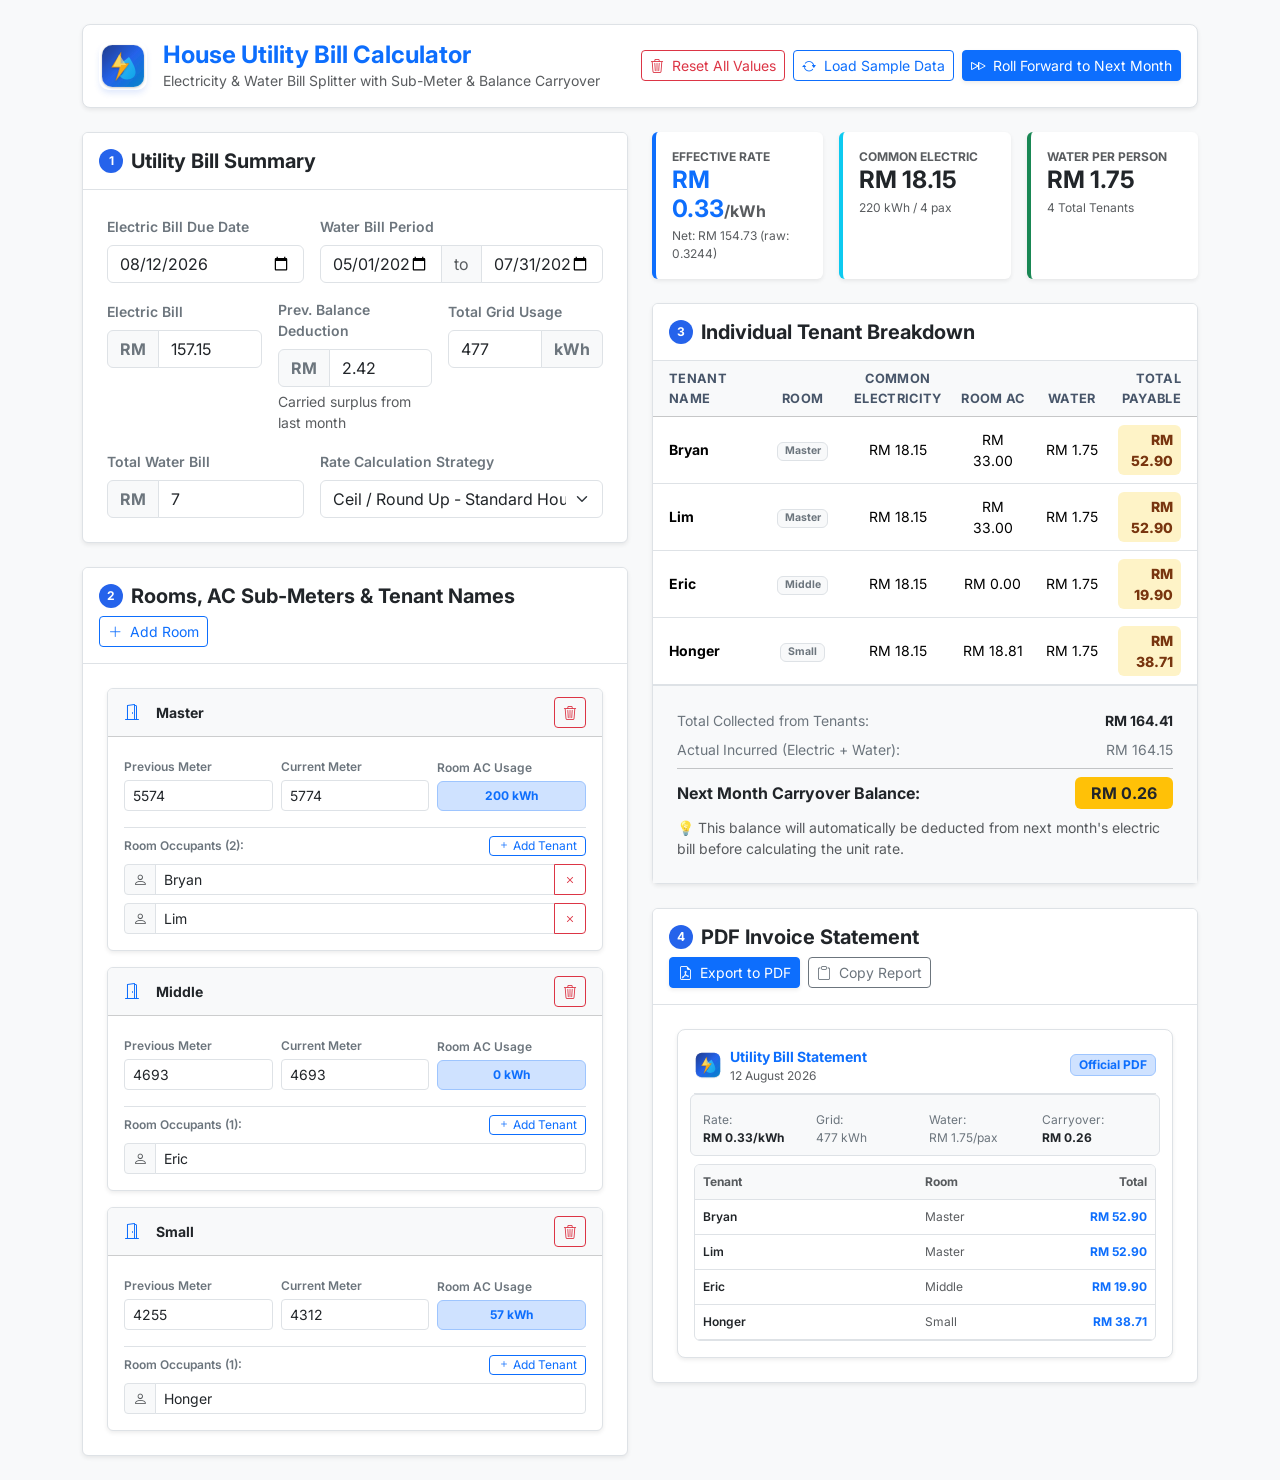
<file: public/index.html>
<!DOCTYPE html>
<html lang="en">
<head>
  <meta charset="UTF-8" />
  <meta name="viewport" content="width=device-width, initial-scale=1.0" />
  <title>House Utility Bill Calculator | Electricity & Water</title>
  
  <!-- Fonts -->
  <link rel="preconnect" href="https://fonts.googleapis.com" />
  <link rel="preconnect" href="https://fonts.gstatic.com" crossorigin />
  <link href="https://fonts.googleapis.com/css2?family=Inter:wght@400;500;600;700;800&family=JetBrains+Mono:wght@500;700&display=swap" rel="stylesheet" />
  
  <!-- Icons -->
  <link rel="icon" type="image/svg+xml" href="favicon.svg" />
  <link rel="apple-touch-icon" href="favicon.svg" />
  <link rel="stylesheet" href="https://cdn.jsdelivr.net/npm/bootstrap-icons@1.11.3/font/bootstrap-icons.min.css" />

  <!-- Bootstrap 5 CSS CDN -->
  <link href="https://cdn.jsdelivr.net/npm/bootstrap@5.3.3/dist/css/bootstrap.min.css" rel="stylesheet" integrity="sha384-QWTKZyjpPEjISv5WaRU9OFeRpok6YctnYmDr5pNlyT2bRjXh0JMhjY6hW+ALEwIH" crossorigin="anonymous" />
  
  <!-- Custom Overrides & Enhancements -->
  <link rel="stylesheet" href="styles.css" />
</head>
<body class="bg-light">
  <div class="container py-4">
    <!-- Header -->
    <header class="navbar navbar-expand-lg bg-white rounded-3 shadow-sm p-3 mb-4 border d-flex flex-wrap justify-content-between align-items-center gap-3">
      <div class="d-flex align-items-center gap-3">
        <img src="favicon.svg" alt="Utility Calculator Logo" class="brand-logo-img" width="48" height="48" />
        <div>
          <h1 class="h4 mb-0 fw-bold text-primary">House Utility Bill Calculator</h1>
          <p class="text-muted small mb-0">Electricity & Water Bill Splitter with Sub-Meter & Balance Carryover</p>
        </div>
      </div>
      <div class="d-flex flex-wrap gap-2">
        <button id="btnResetAll" class="btn btn-outline-danger btn-sm" title="Reset all input fields to blank">
          <i class="bi bi-trash3 me-1"></i> Reset All Values
        </button>
        <button id="btnLoadSample" class="btn btn-outline-primary btn-sm" title="Load sample bill data for preview and testing">
          <i class="bi bi-arrow-repeat me-1"></i> Load Sample Data
        </button>
        <button id="btnRollForward" class="btn btn-primary btn-sm shadow-sm" title="Use current ending balance & readings for next month">
          <i class="bi bi-fast-forward me-1"></i> Roll Forward to Next Month
        </button>
      </div>
    </header>

    <!-- Main Grid Layout -->
    <main class="row g-4">
      <!-- Left Column: Inputs -->
      <section class="col-lg-6 col-12 d-flex flex-column gap-4">
        <!-- 1. Utility Invoices Card -->
        <div class="card shadow-sm border">
          <div class="card-header bg-white py-3 border-bottom d-flex align-items-center">
            <h2 class="h5 mb-0 fw-bold text-dark d-flex align-items-center">
              <span class="step-badge me-2">1</span> Utility Bill Summary
            </h2>
          </div>
          <div class="card-body p-4">
            <div class="row g-3 mb-3">
              <div class="col-md-5 col-12">
                <label for="electricDate" class="form-label fw-semibold small text-secondary">Electric Bill Due Date</label>
                <input type="date" id="electricDate" class="form-control" />
              </div>
              <div class="col-md-7 col-12">
                <label class="form-label fw-semibold small text-secondary">Water Bill Period</label>
                <div class="input-group">
                  <input type="date" id="waterStartDate" class="form-control" />
                  <span class="input-group-text bg-light text-muted small">to</span>
                  <input type="date" id="waterEndDate" class="form-control" />
                </div>
              </div>
            </div>

            <div class="row g-3 mb-3">
              <div class="col-md-4 col-sm-6 col-12">
                <label for="electricAmount" class="form-label fw-semibold small text-secondary">Electric Bill</label>
                <div class="input-group">
                  <span class="input-group-text bg-light fw-bold text-secondary">RM</span>
                  <input type="number" step="0.01" id="electricAmount" class="form-control" placeholder="0.00" />
                </div>
              </div>
              <div class="col-md-4 col-sm-6 col-12">
                <label for="prevBalance" class="form-label fw-semibold small text-secondary">Prev. Balance Deduction</label>
                <div class="input-group">
                  <span class="input-group-text bg-light fw-bold text-secondary">RM</span>
                  <input type="number" step="0.01" id="prevBalance" class="form-control" placeholder="0.00" />
                </div>
                <div class="form-text small text-muted">Carried surplus from last month</div>
              </div>
              <div class="col-md-4 col-sm-12 col-12">
                <label for="totalKwh" class="form-label fw-semibold small text-secondary">Total Grid Usage</label>
                <div class="input-group">
                  <input type="number" step="0.1" id="totalKwh" class="form-control" placeholder="0" />
                  <span class="input-group-text bg-light fw-bold text-secondary">kWh</span>
                </div>
              </div>
            </div>

            <div class="row g-3">
              <div class="col-md-5 col-12">
                <label for="waterAmount" class="form-label fw-semibold small text-secondary">Total Water Bill</label>
                <div class="input-group">
                  <span class="input-group-text bg-light fw-bold text-secondary">RM</span>
                  <input type="number" step="0.01" id="waterAmount" class="form-control" placeholder="0.00" />
                </div>
              </div>
              <div class="col-md-7 col-12">
                <label for="rateMode" class="form-label fw-semibold small text-secondary">Rate Calculation Strategy</label>
                <select id="rateMode" class="form-select">
                  <option value="ceil" selected>Ceil / Round Up - Standard House Rule</option>
                  <option value="manual">Manual Fixed Rate</option>
                </select>
              </div>
            </div>

            <div id="manualRateGroup" class="mt-3 hidden">
              <label for="manualRate" class="form-label fw-semibold small text-secondary">Custom Electric Rate</label>
              <div class="input-group">
                <span class="input-group-text bg-light fw-bold text-secondary">RM</span>
                <input type="number" step="0.0001" id="manualRate" class="form-control" placeholder="0.00" />
                <span class="input-group-text bg-light small">/ kWh</span>
              </div>
            </div>
          </div>
        </div>

        <!-- 2. Rooms & Sub-meters Card -->
        <div class="card shadow-sm border">
          <div class="card-header bg-white py-3 border-bottom d-flex justify-content-between align-items-center flex-wrap gap-2">
            <h2 class="h5 mb-0 fw-bold text-dark d-flex align-items-center">
              <span class="step-badge me-2">2</span> Rooms, AC Sub-Meters & Tenant Names
            </h2>
            <button type="button" id="btnAddRoom" class="btn btn-outline-primary btn-sm">
              <i class="bi bi-plus-lg me-1"></i> Add Room
            </button>
          </div>
          <div class="card-body p-4">
            <div id="roomsContainer" class="d-flex flex-column gap-3">
              <!-- Dynamically rendered room cards -->
            </div>
          </div>
        </div>
      </section>

      <!-- Right Column: Live Results & Formatted Output -->
      <section class="col-lg-6 col-12 d-flex flex-column gap-4">
        <!-- Metric Summary Pills -->
        <div class="row g-3">
          <div class="col-md-4 col-sm-6 col-12">
            <div class="card border-0 shadow-sm p-3 h-100 bg-white border-start border-primary border-4">
              <span class="text-muted text-uppercase fw-bold extra-small">Effective Rate</span>
              <div class="h4 mb-0 fw-bold text-primary" id="dispUnitRate">RM 0.33<span class="fs-6 text-muted">/kWh</span></div>
              <span class="text-muted extra-small mt-1" id="dispNetElectric">Net: RM 154.73</span>
            </div>
          </div>
          <div class="col-md-4 col-sm-6 col-12">
            <div class="card border-0 shadow-sm p-3 h-100 bg-white border-start border-info border-4">
              <span class="text-muted text-uppercase fw-bold extra-small">Common Electric</span>
              <div class="h4 mb-0 fw-bold text-dark" id="dispCommonPerPerson">RM 18.15</div>
              <span class="text-muted extra-small mt-1" id="dispCommonKwh">220 kWh / 4 pax</span>
            </div>
          </div>
          <div class="col-md-4 col-sm-12 col-12">
            <div class="card border-0 shadow-sm p-3 h-100 bg-white border-start border-success border-4">
              <span class="text-muted text-uppercase fw-bold extra-small">Water Per Person</span>
              <div class="h4 mb-0 fw-bold text-dark" id="dispWaterPerPerson">RM 1.75</div>
              <span class="text-muted extra-small mt-1" id="dispTotalTenants">4 Total Tenants</span>
            </div>
          </div>
        </div>

        <!-- Tenant Breakdown Table -->
        <div class="card shadow-sm border">
          <div class="card-header bg-white py-3 border-bottom">
            <h2 class="h5 mb-0 fw-bold text-dark d-flex align-items-center">
              <span class="step-badge me-2">3</span> Individual Tenant Breakdown
            </h2>
          </div>
          <div class="card-body p-0">
            <div class="table-responsive">
              <table class="table table-hover align-middle mb-0 tenant-table">
                <colgroup>
                  <col style="width: 20%;" />
                  <col style="width: 15%;" />
                  <col style="width: 20%;" />
                  <col style="width: 15%;" />
                  <col style="width: 14%;" />
                  <col style="width: 16%;" />
                </colgroup>
                <thead class="table-light">
                  <tr>
                    <th class="ps-3 text-start">Tenant Name</th>
                    <th class="text-center">Room</th>
                    <th class="text-center">COMMON ELECTRICITY</th>
                    <th class="text-center">Room AC</th>
                    <th class="text-center">Water</th>
                    <th class="text-end pe-3">Total Payable</th>
                  </tr>
                </thead>
                <tbody id="tenantTableBody">
                  <!-- Dynamically rendered rows -->
                </tbody>
              </table>
            </div>

            <!-- Financial Reconciliation Box -->
            <div class="p-4 bg-light border-top">
              <div class="d-flex justify-content-between mb-2 small text-secondary">
                <span>Total Collected from Tenants:</span>
                <strong class="text-dark" id="dispCollected">RM 164.41</strong>
              </div>
              <div class="d-flex justify-content-between mb-2 small text-secondary">
                <span>Actual Incurred (Electric + Water):</span>
                <span id="dispActual">RM 164.15</span>
              </div>
              <hr class="my-2" />
              <div class="d-flex justify-content-between align-items-center">
                <span class="fw-bold text-dark">Next Month Carryover Balance:</span>
                <span class="badge bg-warning text-dark fs-6 px-3 py-2 fw-bold" id="dispBalance">RM 0.26</span>
              </div>
              <p class="small text-muted mb-0 mt-2">💡 This balance will automatically be deducted from next month's electric bill before calculating the unit rate.</p>
            </div>
          </div>
        </div>

        <!-- 4. Report & PDF Invoice Card -->
        <div class="card shadow-sm border">
          <div class="card-header bg-white py-3 border-bottom d-flex justify-content-between align-items-center flex-wrap gap-2">
            <h2 class="h5 mb-0 fw-bold text-dark d-flex align-items-center">
              <span class="step-badge me-2">4</span> PDF Invoice Statement
            </h2>
            <div class="d-flex gap-2">
              <button id="btnOpenPdf" class="btn btn-primary btn-sm shadow-sm" title="Open and export PDF invoice in a new tab">
                <i class="bi bi-file-earmark-pdf me-1"></i> Export to PDF
              </button>
              <button id="btnCopyReport" class="btn btn-outline-secondary btn-sm" title="Copy formatted summary report to clipboard">
                <i class="bi bi-clipboard me-1"></i> Copy Report
              </button>
            </div>
          </div>
          <div class="card-body p-4">
            <!-- PDF Live Miniature Preview Box -->
            <div class="pdf-preview-wrapper position-relative rounded-3 p-3 shadow-sm border bg-white cursor-pointer" id="pdfPreviewWrapper" title="Click to open full PDF invoice in a new page">
              <div class="pdf-hover-overlay">
                <span class="badge bg-primary fs-6 px-3 py-2 shadow"><i class="bi bi-box-arrow-up-right me-1"></i> Click to Open PDF in New Tab</span>
              </div>
              <div class="pdf-preview-doc" id="pdfPreviewDoc">
                <div class="d-flex justify-content-between align-items-center pb-2 mb-2 border-bottom">
                  <div class="d-flex align-items-center gap-2">
                    <img src="favicon.svg" alt="Logo" width="28" height="28" />
                    <div>
                      <strong class="d-block small text-primary">Utility Bill Statement</strong>
                      <span class="d-block extra-small text-muted" id="miniDocPeriod">12 August 2026</span>
                    </div>
                  </div>
                  <span class="badge bg-primary-subtle text-primary border border-primary-subtle extra-small">Official PDF</span>
                </div>
                <div class="row g-2 p-2 bg-light rounded border mb-2 extra-small text-secondary">
                  <div class="col-6 col-md-3"><span>Rate:</span> <strong class="text-dark d-block" id="miniDocRate">RM 0.33/kWh</strong></div>
                  <div class="col-6 col-md-3"><span>Grid:</span> <span class="d-block" id="miniDocGrid">477 kWh</span></div>
                  <div class="col-6 col-md-3"><span>Water:</span> <span class="d-block" id="miniDocWater">RM 1.75/pax</span></div>
                  <div class="col-6 col-md-3"><span>Carryover:</span> <strong class="text-dark d-block" id="miniDocBalance">RM 0.26</strong></div>
                </div>
                <div class="border rounded overflow-hidden">
                  <div class="d-flex bg-light fw-bold extra-small text-muted p-2 border-bottom">
                    <span class="w-50">Tenant</span>
                    <span class="w-25">Room</span>
                    <span class="w-25 text-end">Total</span>
                  </div>
                  <div id="miniTenantRows" class="small">
                    <!-- Populated dynamically -->
                  </div>
                </div>
              </div>
            </div>
          </div>
        </div>
      </section>
    </main>

    <!-- Toast Notification -->
    <div id="toast" class="toast-popup">Copied to clipboard!</div>
  </div>

  <!-- Bootstrap 5 JS Bundle CDN -->
  <script src="https://cdn.jsdelivr.net/npm/bootstrap@5.3.3/dist/js/bootstrap.bundle.min.js" integrity="sha384-YvpcrYf0tY3lHB60NNkmXc5s9fDVZLESaAA55NDzOxhy9GkcIdslK1eN7N6jIeHz" crossorigin="anonymous"></script>
  <script src="app.js"></script>
</body>
</html>
</file>
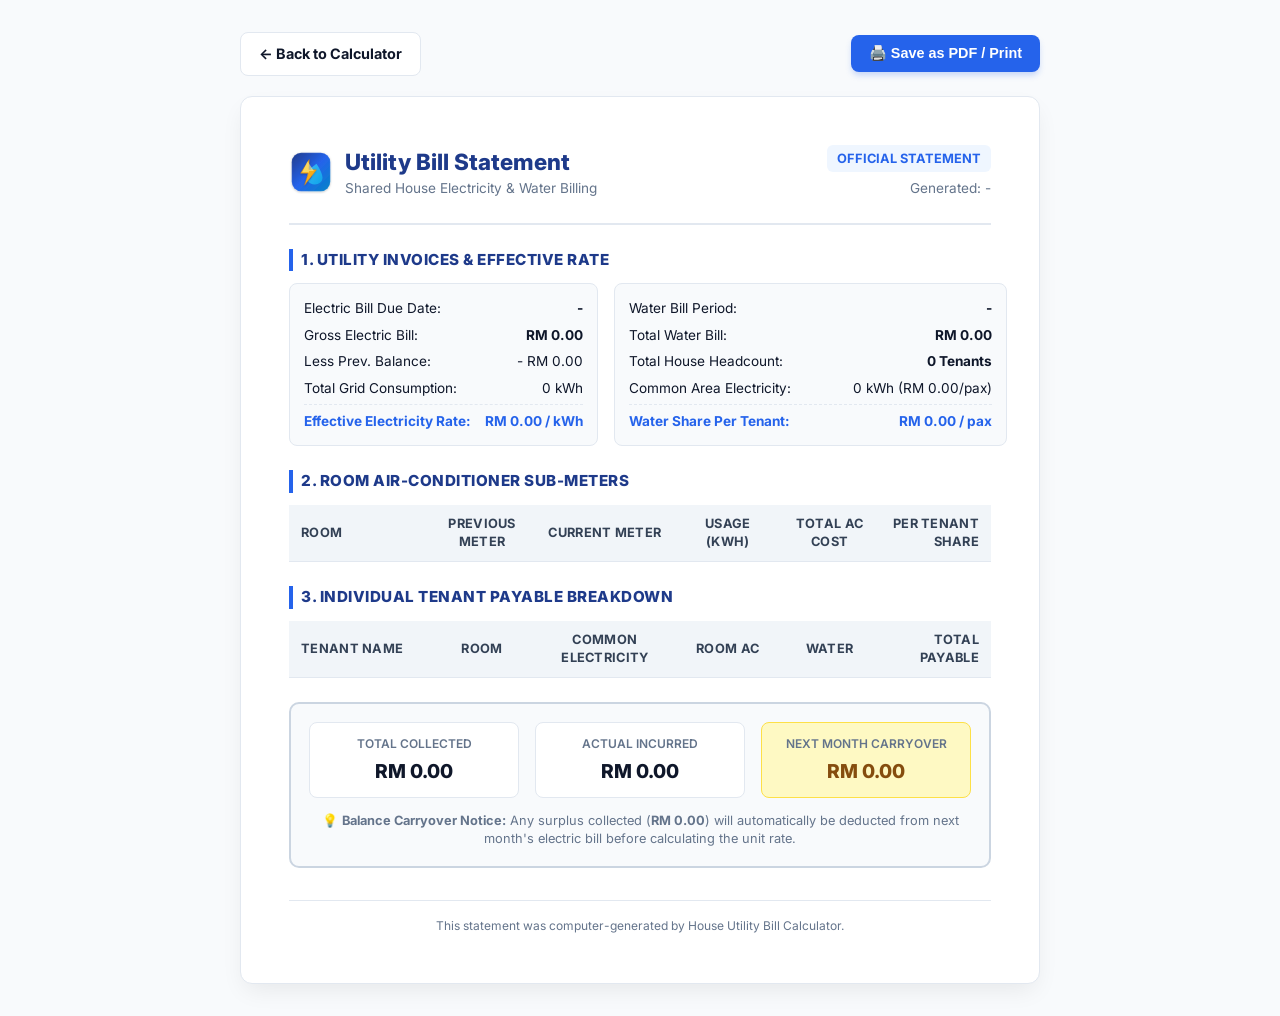
<file: public/invoice.html>
<!DOCTYPE html>
<html lang="en">
<head>
  <meta charset="UTF-8" />
  <meta name="viewport" content="width=device-width, initial-scale=1.0" />
  <title>House Utility Bill Invoice - PDF Report</title>
  <link rel="preconnect" href="https://fonts.googleapis.com" />
  <link rel="preconnect" href="https://fonts.gstatic.com" crossorigin />
  <link href="https://fonts.googleapis.com/css2?family=Inter:wght@400;500;600;700;800&family=JetBrains+Mono:wght@500;700&display=swap" rel="stylesheet" />
  <link rel="icon" type="image/svg+xml" href="favicon.svg" />
  <style>
    :root {
      --primary: #1e3a8a;
      --accent: #2563eb;
      --text: #0f172a;
      --text-muted: #64748b;
      --border: #e2e8f0;
      --bg: #f8fafc;
      --highlight: #fef08a;
    }

    * {
      box-sizing: border-box;
      margin: 0;
      padding: 0;
    }

    body {
      font-family: 'Inter', system-ui, -apple-system, sans-serif;
      background: var(--bg);
      color: var(--text);
      padding: 32px 16px;
      line-height: 1.5;
    }

    /* Print Toolbar */
    .print-toolbar {
      max-width: 800px;
      margin: 0 auto 20px auto;
      display: flex;
      justify-content: space-between;
      align-items: center;
    }

    .btn {
      display: inline-flex;
      align-items: center;
      gap: 8px;
      padding: 10px 18px;
      font-size: 0.9rem;
      font-weight: 700;
      border-radius: 8px;
      border: none;
      cursor: pointer;
      text-decoration: none;
      transition: all 0.2s;
    }

    .btn-primary {
      background: var(--accent);
      color: #ffffff;
      box-shadow: 0 4px 6px -1px rgba(37, 99, 235, 0.25);
    }

    .btn-primary:hover {
      background: #1d4ed8;
    }

    .btn-secondary {
      background: #ffffff;
      color: var(--text);
      border: 1px solid var(--border);
    }

    .btn-secondary:hover {
      background: #f1f5f9;
    }

    /* A4 Paper Container */
    .invoice-paper {
      max-width: 800px;
      margin: 0 auto;
      background: #ffffff;
      padding: 48px;
      border-radius: 12px;
      border: 1px solid var(--border);
      box-shadow: 0 10px 25px -5px rgba(0, 0, 0, 0.08);
    }

    /* Header */
    .invoice-header {
      display: flex;
      justify-content: space-between;
      align-items: flex-start;
      border-bottom: 2px solid var(--border);
      padding-bottom: 24px;
      margin-bottom: 24px;
    }

    .brand-title {
      display: flex;
      align-items: center;
      gap: 12px;
    }

    .brand-title img {
      width: 44px;
      height: 44px;
      border-radius: 8px;
    }

    .brand-title h1 {
      font-size: 1.4rem;
      font-weight: 800;
      color: var(--primary);
    }

    .brand-title p {
      font-size: 0.85rem;
      color: var(--text-muted);
    }

    .invoice-meta {
      text-align: right;
    }

    .meta-badge {
      display: inline-block;
      background: #eff6ff;
      color: var(--accent);
      padding: 4px 10px;
      border-radius: 6px;
      font-weight: 700;
      font-size: 0.8rem;
      text-transform: uppercase;
      margin-bottom: 6px;
    }

    .meta-date {
      font-size: 0.85rem;
      color: var(--text-muted);
    }

    /* Section Boxes */
    .section-title {
      font-size: 0.95rem;
      font-weight: 800;
      color: var(--primary);
      text-transform: uppercase;
      letter-spacing: 0.5px;
      margin-bottom: 12px;
      border-left: 4px solid var(--accent);
      padding-left: 8px;
    }

    .grid-2 {
      display: grid;
      grid-template-columns: 44% 56%;
      gap: 16px;
      margin-bottom: 24px;
    }

    .info-card {
      background: #f8fafc;
      border: 1px solid var(--border);
      border-radius: 8px;
      padding: 14px;
    }

    .info-row {
      display: flex;
      justify-content: space-between;
      align-items: center;
      gap: 8px;
      font-size: 0.85rem;
      margin-bottom: 6px;
    }

    .info-row:last-child {
      margin-bottom: 0;
    }

    .info-row span:first-child {
      white-space: nowrap;
    }

    #docCommonKwh {
      text-align: left !important;
      white-space: nowrap;
    }

    .info-row.highlight {
      font-weight: 700;
      color: var(--accent);
      border-top: 1px dashed var(--border);
      padding-top: 6px;
      margin-top: 6px;
    }

    /* Tables */
    .table-section {
      margin-bottom: 24px;
    }

    table {
      width: 100%;
      border-collapse: collapse;
      font-size: 0.875rem;
      table-layout: fixed;
      font-variant-numeric: tabular-nums;
    }

    th, td {
      padding: 10px 12px;
      border-bottom: 1px solid var(--border);
      vertical-align: middle;
      box-sizing: border-box;
      line-height: 1.4;
    }

    th {
      background: #f1f5f9;
      font-weight: 700;
      color: #334155;
      font-size: 0.8rem;
      text-transform: uppercase;
      letter-spacing: 0.3px;
      word-break: break-word;
      text-align: center;
    }

    td {
      text-align: left;
    }

    .text-right {
      text-align: right !important;
    }

    .text-left {
      text-align: left !important;
    }

    .text-center {
      text-align: center !important;
    }

    .tenant-badge {
      font-weight: 700;
      color: #0f172a;
    }

    .amount-badge {
      font-weight: 800;
      background: var(--highlight);
      padding: 3px 8px;
      border-radius: 4px;
      color: #78350f;
    }

    /* Room Table */
    .room-table th {
      background: #fafafa;
    }

    /* Reconciliation Box */
    .summary-card {
      background: #f8fafc;
      border: 2px solid #cbd5e1;
      border-radius: 10px;
      padding: 18px;
      margin-top: 24px;
    }

    .summary-grid {
      display: grid;
      grid-template-columns: repeat(3, 1fr);
      gap: 16px;
      text-align: center;
      margin-bottom: 14px;
    }

    .summary-item {
      background: #ffffff;
      padding: 12px;
      border-radius: 8px;
      border: 1px solid var(--border);
    }

    .summary-label {
      font-size: 0.75rem;
      font-weight: 600;
      color: var(--text-muted);
      text-transform: uppercase;
      margin-bottom: 4px;
    }

    .summary-val {
      font-size: 1.2rem;
      font-weight: 800;
      color: var(--text);
    }

    .summary-item.balance-item {
      background: #fef9c3;
      border-color: #fde047;
    }

    .summary-item.balance-item .summary-val {
      color: #854d0e;
    }

    .carryover-note {
      font-size: 0.8rem;
      color: #64748b;
      text-align: center;
      line-height: 1.4;
    }

    .footer-note {
      margin-top: 32px;
      padding-top: 16px;
      border-top: 1px solid var(--border);
      font-size: 0.75rem;
      color: var(--text-muted);
      text-align: center;
    }

    /* Print Styles */
    @media print {
      body {
        background: #ffffff;
        padding: 0;
      }

      .print-toolbar {
        display: none !important;
      }

      .invoice-paper {
        border: none;
        box-shadow: none;
        padding: 0;
        max-width: 100%;
      }

      @page {
        margin: 15mm;
        size: A4 portrait;
      }
    }
  </style>
</head>
<body>
  <!-- Print Control Bar -->
  <div class="print-toolbar">
    <a href="index.html" class="btn btn-secondary">
      ← Back to Calculator
    </a>
    <button onclick="window.print()" class="btn btn-primary">
      🖨️ Save as PDF / Print
    </button>
  </div>

  <!-- A4 Invoice Document -->
  <div class="invoice-paper" id="invoicePaper">
    <!-- Header -->
    <div class="invoice-header">
      <div class="brand-title">
        <img src="favicon.svg" alt="Logo" />
        <div>
          <h1>Utility Bill Statement</h1>
          <p>Shared House Electricity & Water Billing</p>
        </div>
      </div>
      <div class="invoice-meta">
        <span class="meta-badge">Official Statement</span>
        <div class="meta-date" id="docGeneratedDate">Generated: -</div>
      </div>
    </div>

    <!-- 1. General Invoice & Rate Details -->
    <div class="section-title">1. Utility Invoices & Effective Rate</div>
    <div class="grid-2">
      <div class="info-card">
        <div class="info-row">
          <span>Electric Bill Due Date:</span>
          <strong id="docElecDate">-</strong>
        </div>
        <div class="info-row">
          <span>Gross Electric Bill:</span>
          <strong id="docGrossElec">RM 0.00</strong>
        </div>
        <div class="info-row">
          <span>Less Prev. Balance:</span>
          <span id="docPrevBalance">- RM 0.00</span>
        </div>
        <div class="info-row">
          <span>Total Grid Consumption:</span>
          <span id="docTotalKwh">0 kWh</span>
        </div>
        <div class="info-row highlight">
          <span>Effective Electricity Rate:</span>
          <strong id="docUnitRate">RM 0.00 / kWh</strong>
        </div>
      </div>

      <div class="info-card">
        <div class="info-row">
          <span>Water Bill Period:</span>
          <strong id="docWaterPeriod">-</strong>
        </div>
        <div class="info-row">
          <span>Total Water Bill:</span>
          <strong id="docWaterAmount">RM 0.00</strong>
        </div>
        <div class="info-row">
          <span>Total House Headcount:</span>
          <strong id="docHeadcount">0 Tenants</strong>
        </div>
        <div class="info-row">
          <span>Common Area Electricity:</span>
          <span id="docCommonKwh" class="text-left" style="text-align: left !important; display: inline-block;">0 kWh (RM 0.00/pax)</span>
        </div>
        <div class="info-row highlight">
          <span>Water Share Per Tenant:</span>
          <strong id="docWaterPerPerson">RM 0.00 / pax</strong>
        </div>
      </div>
    </div>

    <!-- 2. Room Sub-meter Usages -->
    <div class="section-title">2. Room Air-Conditioner Sub-Meters</div>
    <div class="table-section">
      <table>
        <colgroup>
          <col style="width: 20%;" />
          <col style="width: 15%;" />
          <col style="width: 20%;" />
          <col style="width: 15%;" />
          <col style="width: 14%;" />
          <col style="width: 16%;" />
        </colgroup>
        <thead>
          <tr>
            <th class="text-left">Room</th>
            <th class="text-center">Previous Meter</th>
            <th class="text-center">Current Meter</th>
            <th class="text-center">Usage (kWh)</th>
            <th class="text-center">Total AC Cost</th>
            <th class="text-right">Per Tenant Share</th>
          </tr>
        </thead>
        <tbody id="docRoomTableBody">
          <!-- Populated dynamically -->
        </tbody>
      </table>
    </div>

    <!-- 3. Individual Tenant Payable Breakdown -->
    <div class="section-title">3. Individual Tenant Payable Breakdown</div>
    <div class="table-section">
      <table>
        <colgroup>
          <col style="width: 20%;" />
          <col style="width: 15%;" />
          <col style="width: 20%;" />
          <col style="width: 15%;" />
          <col style="width: 14%;" />
          <col style="width: 16%;" />
        </colgroup>
        <thead>
          <tr>
            <th class="text-left">Tenant Name</th>
            <th class="text-center">Room</th>
            <th class="text-center">COMMON ELECTRICITY</th>
            <th class="text-center">Room AC</th>
            <th class="text-center">Water</th>
            <th class="text-right">Total Payable</th>
          </tr>
        </thead>
        <tbody id="docTenantTableBody">
          <!-- Populated dynamically -->
        </tbody>
      </table>
    </div>

    <!-- 4. Financial Summary & Carryover -->
    <div class="summary-card">
      <div class="summary-grid">
        <div class="summary-item">
          <div class="summary-label">Total Collected</div>
          <div class="summary-val" id="docTotalCollected">RM 0.00</div>
        </div>
        <div class="summary-item">
          <div class="summary-label">Actual Incurred</div>
          <div class="summary-val" id="docActualPayable">RM 0.00</div>
        </div>
        <div class="summary-item balance-item">
          <div class="summary-label">Next Month Carryover</div>
          <div class="summary-val" id="docNextBalance">RM 0.00</div>
        </div>
      </div>
      <p class="carryover-note">
        💡 <strong>Balance Carryover Notice:</strong> Any surplus collected (<strong><span id="docBalanceText">RM 0.00</span></strong>) will automatically be deducted from next month's electric bill before calculating the unit rate.
      </p>
    </div>

    <!-- Footer -->
    <div class="footer-note">
      This statement was computer-generated by House Utility Bill Calculator.
    </div>
  </div>

  <script>
    document.addEventListener("DOMContentLoaded", () => {
      loadInvoiceData();
    });

    function loadInvoiceData() {
      const saved = localStorage.getItem("utility_calculator_user_data") || localStorage.getItem("bill_calc_state_v4") || localStorage.getItem("bill_calc_state_v2") || localStorage.getItem("bill_calc_state");
      if (!saved) return;
      
      try {
        const state = JSON.parse(saved);
        renderInvoice(state);
      } catch (e) {
        console.error("Failed to parse invoice state:", e);
      }
    }

    function renderInvoice(state) {
      const elecDateStr = formatElectricDate(state.electricDate);
      const waterPeriodStr = formatWaterPeriod(state.waterStartDate, state.waterEndDate);

      const electricAmount = parseFloat(state.electricAmount) || 0;
      const prevBalance = parseFloat(state.prevBalance) || 0;
      const totalKwh = parseFloat(state.totalKwh) || 0;
      const waterAmount = parseFloat(state.waterAmount) || 0;
      const rateMode = state.rateMode || "ceil";
      const manualRate = parseFloat(state.manualRate) || 0;

      // Effective Rate
      const netElectric = Math.max(0, electricAmount - prevBalance);
      const rawRate = totalKwh > 0 ? netElectric / totalKwh : 0;
      let unitRate = (rateMode === "manual") ? manualRate : Math.ceil(rawRate * 100) / 100;

      // Aggregations
      let totalHeadcount = 0;
      let totalRoomKwh = 0;
      const roomCalculations = [];

      (state.rooms || []).forEach((r, idx) => {
        const prev = (r.prevMeter !== "" && r.prevMeter !== null) ? parseFloat(r.prevMeter) || 0 : 0;
        const curr = (r.currMeter !== "" && r.currMeter !== null) ? parseFloat(r.currMeter) || 0 : 0;
        const kwh = Math.max(0, curr - prev);
        totalRoomKwh += kwh;

        const roomName = (r.name && r.name.trim()) ? r.name.trim() : `Room ${idx + 1}`;
        const tenantList = (Array.isArray(r.tenants) ? r.tenants : [r.tenants])
          .map(t => (typeof t === "string" ? t.trim() : ""))
          .filter(Boolean);

        const effectiveTenants = tenantList.length > 0 ? tenantList : [`Tenant ${totalHeadcount + 1}`];
        totalHeadcount += effectiveTenants.length;

        const roomCost = kwh * unitRate;
        const perTenantAc = effectiveTenants.length > 0 ? (roomCost / effectiveTenants.length) : 0;

        roomCalculations.push({
          name: roomName,
          prevMeter: prev,
          currMeter: curr,
          kwh: kwh,
          roomCost: roomCost,
          perTenantAc: perTenantAc,
          tenants: effectiveTenants
        });
      });

      const commonKwh = Math.max(0, totalKwh - totalRoomKwh);
      const commonCostPerPerson = totalHeadcount > 0 ? ((commonKwh * unitRate) / totalHeadcount) : 0;
      const waterCostPerPerson = totalHeadcount > 0 ? (waterAmount / totalHeadcount) : 0;

      // Tenant Rows
      const tenantRows = [];
      roomCalculations.forEach(r => {
        r.tenants.forEach(t => {
          const total = commonCostPerPerson + r.perTenantAc + waterCostPerPerson;
          tenantRows.push({
            tenant: t,
            room: r.name,
            common: commonCostPerPerson,
            roomAc: r.perTenantAc,
            water: waterCostPerPerson,
            total: total
          });
        });
      });

      const totalCollected = tenantRows.reduce((sum, t) => sum + round2(t.total), 0);
      const actualPayable = electricAmount + waterAmount;
      const nextMonthBalance = Math.max(0, totalCollected - actualPayable);

      // Populate DOM Elements
      const now = new Date();
      const day = String(now.getDate()).padStart(2, "0");
      const monthNames = ["Jan", "Feb", "Mar", "Apr", "May", "Jun", "Jul", "Aug", "Sep", "Oct", "Nov", "Dec"];
      const month = monthNames[now.getMonth()];
      const year = now.getFullYear();
      document.getElementById("docGeneratedDate").textContent = `Generated: ${day} ${month} ${year}`;
      document.getElementById("docElecDate").textContent = elecDateStr;
      document.getElementById("docGrossElec").textContent = `RM ${electricAmount.toFixed(2)}`;
      document.getElementById("docPrevBalance").textContent = `- RM ${prevBalance.toFixed(2)}`;
      document.getElementById("docTotalKwh").textContent = `${totalKwh.toFixed(0)} kWh`;
      document.getElementById("docUnitRate").textContent = `RM ${unitRate.toFixed(2)} / kWh`;

      document.getElementById("docWaterPeriod").textContent = waterPeriodStr;
      document.getElementById("docWaterAmount").textContent = `RM ${waterAmount.toFixed(2)}`;
      document.getElementById("docHeadcount").textContent = `${totalHeadcount} Tenants`;
      document.getElementById("docCommonKwh").textContent = `${commonKwh.toFixed(0)} kWh (RM ${commonCostPerPerson.toFixed(2)}/pax)`;
      document.getElementById("docWaterPerPerson").textContent = `RM ${waterCostPerPerson.toFixed(2)} / pax`;

      // Room Table
      const roomTbody = document.getElementById("docRoomTableBody");
      roomTbody.innerHTML = "";
      roomCalculations.forEach(r => {
        const tr = document.createElement("tr");
        tr.innerHTML = `
          <td class="text-left"><strong>${escapeHtml(r.name)}</strong></td>
          <td class="text-center">${r.prevMeter}</td>
          <td class="text-center">${r.currMeter}</td>
          <td class="text-center">${r.kwh.toFixed(0)} kWh</td>
          <td class="text-center">RM ${r.roomCost.toFixed(2)}</td>
          <td class="text-right"><strong>RM ${r.perTenantAc.toFixed(2)}</strong></td>
        `;
        roomTbody.appendChild(tr);
      });

      // Tenant Table
      const tenantTbody = document.getElementById("docTenantTableBody");
      tenantTbody.innerHTML = "";
      tenantRows.forEach(t => {
        const tr = document.createElement("tr");
        tr.innerHTML = `
          <td class="text-left"><span class="tenant-badge">${escapeHtml(t.tenant)}</span></td>
          <td class="text-center">${escapeHtml(t.room)}</td>
          <td class="text-center">RM ${round2(t.common).toFixed(2)}</td>
          <td class="text-center">RM ${round2(t.roomAc).toFixed(2)}</td>
          <td class="text-center">RM ${round2(t.water).toFixed(2)}</td>
          <td class="text-right"><span class="amount-badge">RM ${round2(t.total).toFixed(2)}</span></td>
        `;
        tenantTbody.appendChild(tr);
      });

      // Summary
      document.getElementById("docTotalCollected").textContent = `RM ${totalCollected.toFixed(2)}`;
      document.getElementById("docActualPayable").textContent = `RM ${actualPayable.toFixed(2)}`;
      document.getElementById("docNextBalance").textContent = `RM ${nextMonthBalance.toFixed(2)}`;
      document.getElementById("docBalanceText").textContent = `RM ${nextMonthBalance.toFixed(2)}`;
    }

    function formatElectricDate(dateStr) {
      if (!dateStr) return "Current Period";
      try {
        const [year, month, day] = dateStr.split("-").map(Number);
        const date = new Date(year, month - 1, day);
        return `${day} ${date.toLocaleDateString("en-US", { month: "long" })} ${year}`;
      } catch (e) {
        return dateStr;
      }
    }

    function formatWaterPeriod(startStr, endStr) {
      if (!startStr && !endStr) return "Current Period";
      try {
        if (startStr && endStr) {
          const [y1, m1, d1] = startStr.split("-").map(Number);
          const [y2, m2, d2] = endStr.split("-").map(Number);
          const m1Name = new Date(y1, m1 - 1, d1).toLocaleDateString("en-US", { month: "long" });
          const m2Name = new Date(y2, m2 - 1, d2).toLocaleDateString("en-US", { month: "long" });
          return (y1 === y2 && m1 === m2) ? `${m1Name} ${y1}` : `${m1Name} to ${m2Name} ${y2}`;
        }
        return "Current Period";
      } catch (e) {
        return `${startStr} to ${endStr}`;
      }
    }

    function round2(num) {
      return Math.round((num + Number.EPSILON) * 100) / 100;
    }

    function escapeHtml(str) {
      return String(str).replace(/&/g, "&amp;").replace(/</g, "&lt;").replace(/>/g, "&gt;").replace(/"/g, "&quot;");
    }
  </script>
</body>
</html>
</file>
<file: public/styles.css>
:root {
  --primary-color: #2563eb;
  --font-sans: 'Inter', system-ui, -apple-system, sans-serif;
  --font-mono: 'JetBrains Mono', monospace;
}

body {
  font-family: var(--font-sans);
  background-color: #f8fafc !important;
  color: #0f172a;
}

.brand-logo-img {
  border-radius: 10px;
  object-fit: contain;
  box-shadow: 0 4px 6px -1px rgba(37, 99, 235, 0.15);
}

.step-badge {
  background-color: #2563eb;
  color: #ffffff;
  width: 24px;
  height: 24px;
  display: inline-flex;
  align-items: center;
  justify-content: center;
  border-radius: 50%;
  font-size: 0.75rem;
  font-weight: 700;
  flex-shrink: 0;
}

.extra-small {
  font-size: 0.75rem !important;
}

.cursor-pointer {
  cursor: pointer;
}

.hidden {
  display: none !important;
}

/* Tenant Breakdown Table */
.tenant-table th {
  font-size: 0.8rem;
  text-transform: uppercase;
  letter-spacing: 0.3px;
  font-weight: 700;
  color: #475569;
}

.tenant-table td {
  font-size: 0.875rem;
}

.tenant-total-badge {
  font-weight: 800;
  background: #fef3c7;
  color: #78350f;
  padding: 4px 8px;
  border-radius: 6px;
  display: inline-block;
}

/* PDF Miniature Live Preview Card */
.pdf-preview-wrapper {
  transition: all 0.25s ease;
  overflow: hidden;
}

.pdf-preview-wrapper:hover {
  transform: translateY(-2px);
  box-shadow: 0 8px 20px -4px rgba(37, 99, 235, 0.2) !important;
  border-color: #93c5fd !important;
}

.pdf-hover-overlay {
  position: absolute;
  inset: 0;
  background: rgba(30, 58, 138, 0.08);
  display: flex;
  align-items: center;
  justify-content: center;
  opacity: 0;
  transition: opacity 0.2s ease;
  z-index: 10;
  backdrop-filter: blur(1px);
}

.pdf-preview-wrapper:hover .pdf-hover-overlay {
  opacity: 1;
}

/* Toast Popup */
.toast-popup {
  position: fixed;
  bottom: 24px;
  right: 24px;
  background: #1e293b;
  color: #ffffff;
  padding: 12px 20px;
  border-radius: 8px;
  box-shadow: 0 10px 25px -5px rgba(0, 0, 0, 0.3);
  font-weight: 600;
  font-size: 0.875rem;
  opacity: 0;
  transform: translateY(20px);
  transition: all 0.3s ease;
  pointer-events: none;
  z-index: 1055;
}

.toast-popup.show {
  opacity: 1;
  transform: translateY(0);
}
</file>
